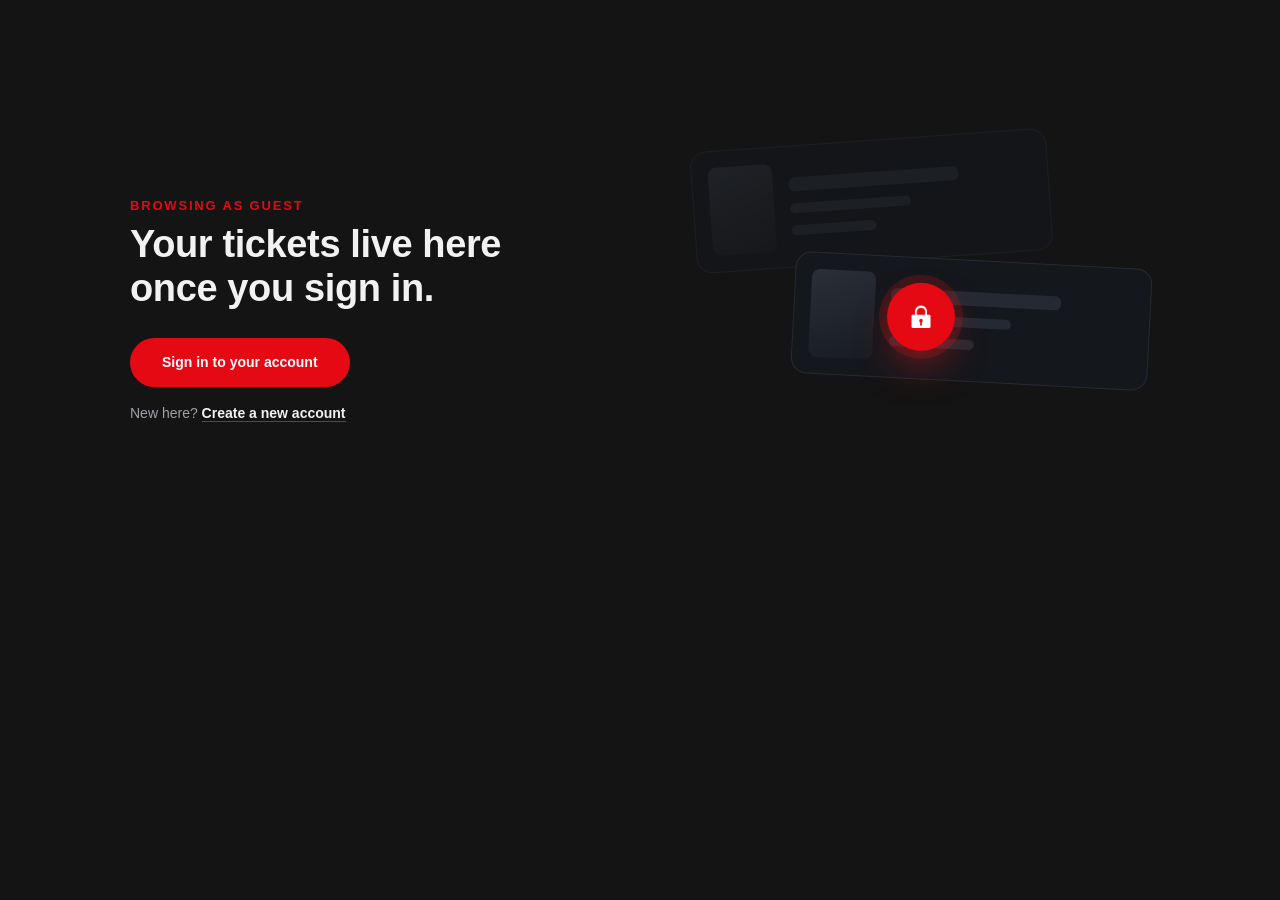
<file: html/account.html>
<!DOCTYPE html>
<html lang="en">
<head>
    <meta charset="UTF-8">
    <meta name="viewport" content="width=device-width, initial-scale=1.0">
    <title>My Account</title>
    <link rel="stylesheet" href="../css/account.css">
</head>
<body>
    <main class="account">
        <section class="user-side">
            <div class="page-head">
                <p class="title">Your Account</p>
            </div>

            <div class="layout">
                <aside class="profile-card">
                    <img src="../img/anonyuser.png"
                         class="avatar"
                         alt="Profile avatar">

                    <div class="details">
                        <div class="detail">
                            <span class="label">Username</span>
                            <p class="value" id="username">faker</p>
                        </div>

                        <div class="detail">
                            <span class="label">Email</span>
                            <p class="value" id="email">faker@example.com</p>
                        </div>

                        <div class="detail">
                            <span class="label">Tickets booked</span>
                            <p class="value" id="ticket-count">0</p>
                        </div>
                    </div>

                    <div class="profile-actions">
                        <a href="index.html" class="btn btn-home">
                            Back to Homepage
                        </a>

                        <button type="button"
                                class="btn btn-ghost"
                                id="edit-profile">
                            Edit profile
                        </button>

                        <button type="button"
                                class="btn btn-text"
                                id="signout">
                            Sign out
                        </button>
                    </div>
                </aside>

                <div class="tickets">
                    <h2 class="section-title">Booked Tickets</h2>
                    <ul class="ticket-list" id="booking-list"></ul>

                    <h2 class="section-title section-title-pre">
                        My Watchlist
                    </h2>
                    <ul class="ticket-list" id="watchlist"></ul>
                </div>
            </div>
        </section>

        <section class="guest-side">
            <div class="guest-layout">
                <div class="guest-info">
                    <p class="title">Browsing as guest</p>

                    <h1>
                        Your tickets live here <br>
                        once you sign in.
                    </h1>

                    <div class="guest-actions">
                        <a href="loginForm.html" class="btn btn-primary">
                            Sign in to your account
                        </a>

                        <p class="signup-line">
                            New here?
                            <a href="registerForm.html" class="link">
                                Create a new account
                            </a>
                        </p>
                    </div>
                </div>

                <div class="guest-masterpiece">
                    <div class="ghost-ticket ghost-ticket--1">
                        <div class="ghost-poster"></div>
                        <div class="ghost-lines">
                            <i></i><i></i><i></i>
                        </div>
                    </div>

                    <div class="ghost-ticket ghost-ticket--2">
                        <div class="ghost-poster"></div>
                        <div class="ghost-lines">
                            <i></i><i></i><i></i>
                        </div>
                    </div>

                    <div class="lock">
                        <img src="../img/locked.png" alt="">
                    </div>
                </div>
            </div>
        </section>
    </main>

    <!-- Edit Booking Modal -->
    <dialog class="edit-modal" id="edit-booking-modal">
        <form id="edit-booking-form">
            <p class="title">Manage your ticket</p>

            <h2>Edit Booking</h2>

            <p class="edit-movie-title" id="edit-movie-title"></p>

            <div class="form-group">
                <label for="edit-date">Booking date</label>
                <input type="date" id="edit-date" required>
            </div>

            <div class="form-group">
                <label for="edit-time">Showtime</label>
                <select id="edit-time" required>
                    <option value="10:00">10:00</option>
                    <option value="12:00">12:00</option>
                    <option value="14:00">14:00</option>
                    <option value="16:00">16:00</option>
                    <option value="18:00">18:00</option>
                    <option value="20:00">20:00</option>
                </select>
            </div>

            <div class="form-group">
                <label for="edit-quantity">Number of tickets</label>
                <input type="number"
                       id="edit-quantity"
                       min="1"
                       step="1"
                       required>
            </div>

            <div class="modal-actions">
                <button type="submit"
                        class="btn btn-primary"
                        id="save-booking">
                    Save Changes
                </button>

                <button type="button"
                        class="btn btn-ghost"
                        id="close-edit-modal">
                    Cancel
                </button>
            </div>
        </form>
    </dialog>

    <script type="module" src="../js/account.js"></script>
</body>
</html>
</file>
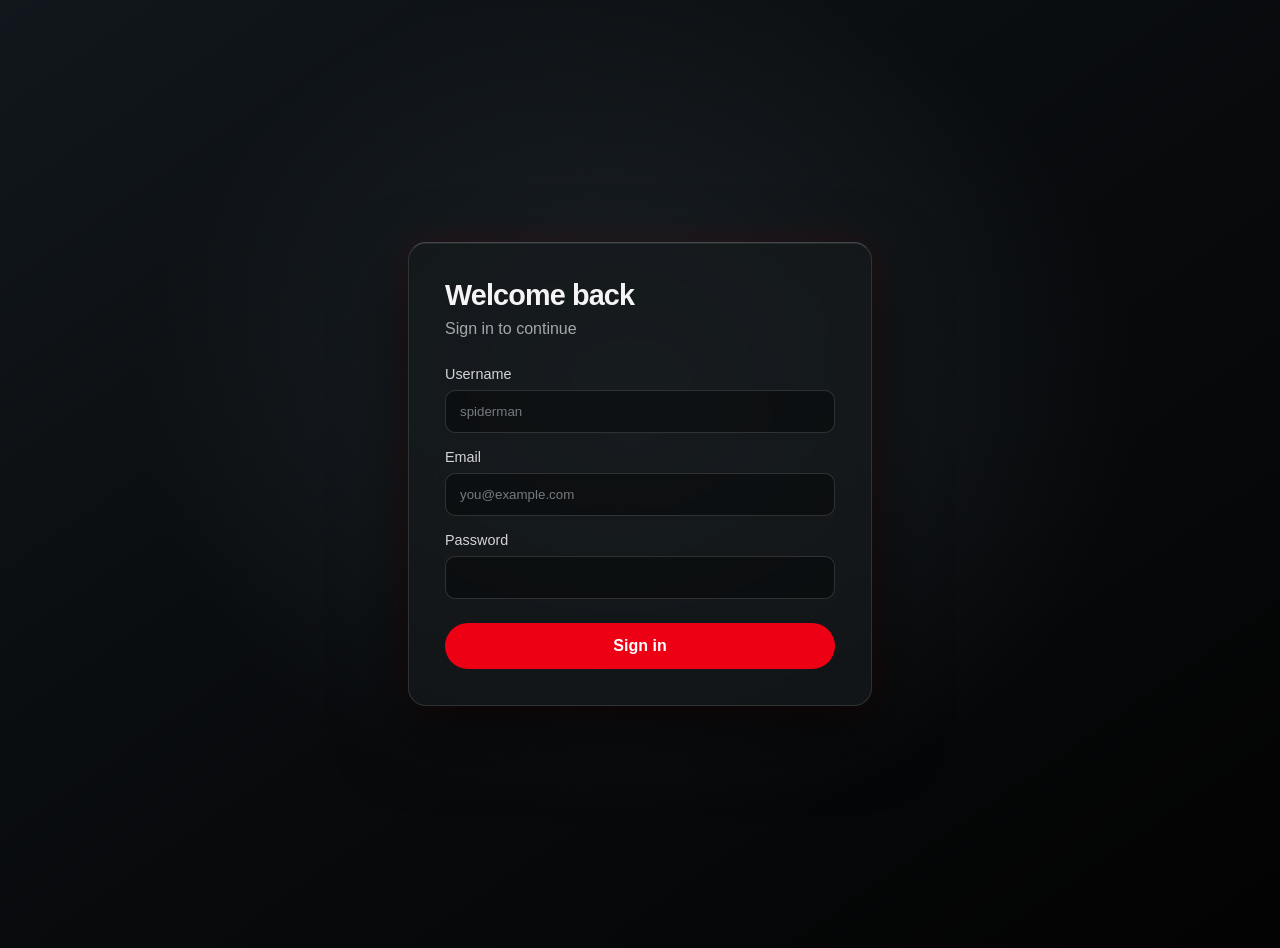
<file: html/loginForm.html>
<!DOCTYPE html>
<html lang="en">
<head>
    <meta charset="UTF-8">
    <meta name="viewport" content="width=device-width, initial-scale=1.0">
    <link rel="stylesheet" href="../css/form.css">
    <title>Login</title>
</head>
<body>
    <main class="page">
        <form class="glass-form" id="glass-form">
            <h1>Welcome back</h1>
            <p>Sign in to continue</p>

            <label for="username">Username</label>
            <input id="username" type="username" placeholder="spiderman" required>

            <label for="email">Email</label>
            <input id="email" type="email" placeholder="you@example.com" required>

            <label for="password">Password</label>
            <input id="password" type="password" required>

            <button type="submit">Sign in</button>
        </form>
    </main>





    <script type="module" src="../js/login.js"></script>
</body>
</html>
</file>
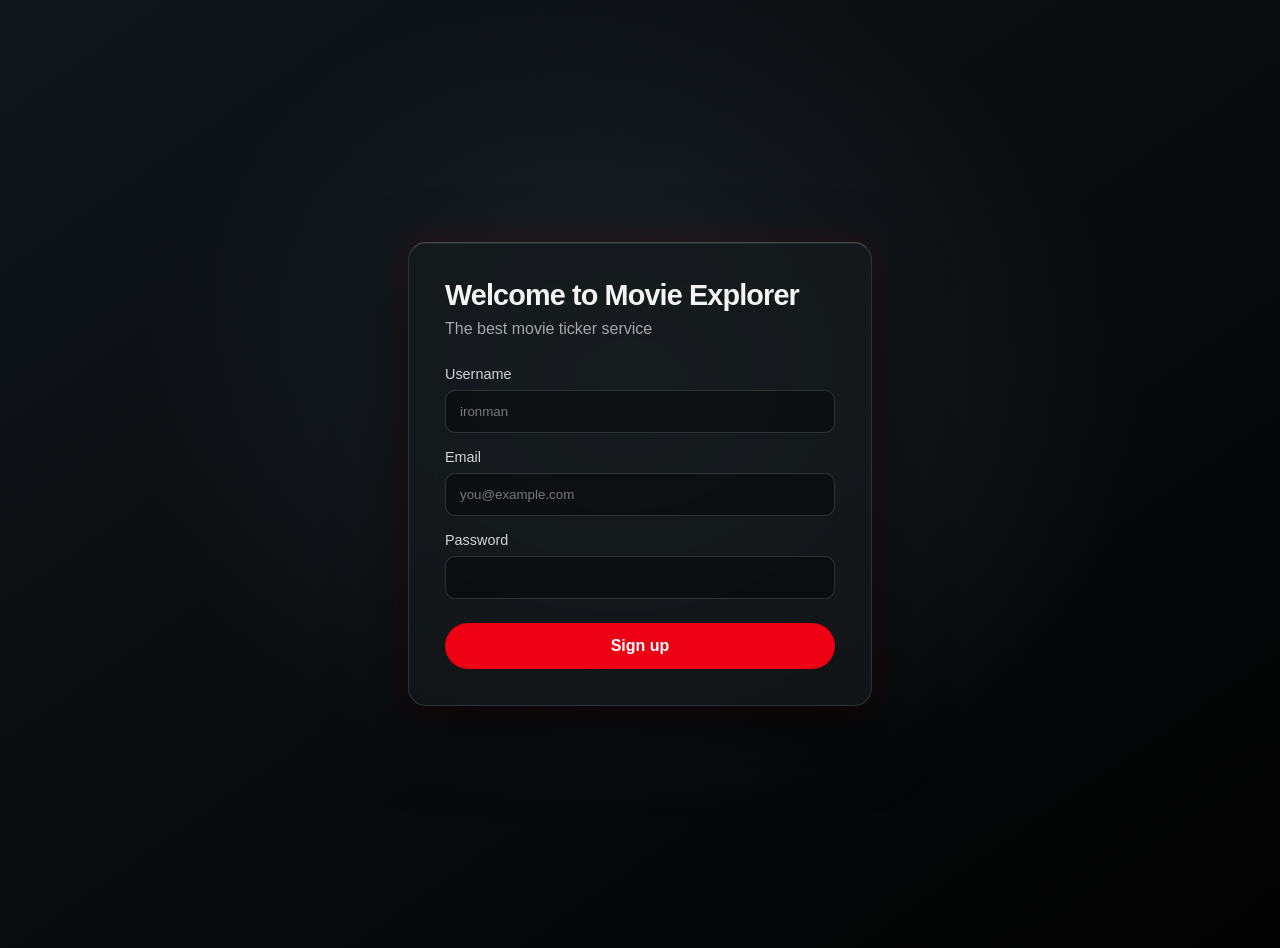
<file: html/registerForm.html>
<!DOCTYPE html>
<html lang="en">
<head>
    <meta charset="UTF-8">
    <meta name="viewport" content="width=device-width, initial-scale=1.0">
    <link rel="stylesheet" href="../css/form.css">
    <title>Register</title>
</head>
<body>
    <main class="page">
        <form class="glass-form" id="glass-form">
            <h1>Welcome to Movie Explorer</h1>
            <p>The best movie ticker service</p>

            <label for="username">Username</label>
            <input id="username" type="username" placeholder="ironman" required>

            <label for="email">Email</label>
            <input id="email" type="email" placeholder="you@example.com" required>

            <label for="password">Password</label>
            <input id="password" type="password" required>

            <button type="submit">Sign up</button>
        </form>
    </main>




    <script type="module" src="../js/register.js"></script>
</body>
</html>
</file>
<file: css/account.css>
:root {
    --bg: #141414;
    --bg-soft: #101317;
    --card: #14171c;
    --line: #262a31;
    --text: #f2f2f2;
    --muted: #a0a0a8;
    --red: #e50914;
    --red-dark: #c41212;
}

* {
    box-sizing: border-box;
    margin: 0;
    padding: 0;
}

body {
    background: var(--bg);
    color: var(--text);
    font-family: "Segoe UI", sans-serif;
    line-height: 1.5;
}

a {
    color: inherit;
    text-decoration: none;
}

ul {
    list-style: none;
}

h1 {
    font-size: 38px;
    line-height: 1.15;
    letter-spacing: -0.01em;
}

.account {
    max-width: 1100px;
    margin: 0 auto;
    padding: 40px;
}

.title {
    color: var(--red);
    font-size: 13px;
    font-weight: 600;
    letter-spacing: .14em;
    text-transform: uppercase;
    margin-bottom: 8px;
}

.page-head {
    margin-bottom: 36px;
}

.btn {
    display: inline-block;
    padding: 12px 24px;
    border: 0;
    border-radius: 999px;
    font: inherit;
    font-size: 14px;
    font-weight: 600;
    text-align: center;
    cursor: pointer;
    transition: background .2s, transform .15s;
}

.btn:active {
    transform: scale(.97);
}

.btn-primary {
    background: var(--red);
    color: #fff;
}

.btn-primary:hover {
    background: var(--red-dark);
}

.btn-ghost {
    background: #23272e;
    color: var(--text);
}

.btn-ghost:hover {
    background: #2d323a;
}

.btn-text {
    background: none;
    color: var(--muted);
    padding: 10px;
}

.btn-text:hover {
    color: var(--red);
}

.layout {
    display: grid;
    grid-template-columns: 300px 1fr;
    gap: 32px;
    align-items: start;
}

.profile-card {
    padding: 32px 26px 24px;
    background: var(--card);
    border: 1px solid var(--line);
    border-radius: 18px;
    box-shadow: 0 20px 50px -30px rgba(236, 26, 26, .35);
}

.avatar {
    width: 84px;
    height: 84px;
    margin-bottom: 26px;
    clip-path: circle(45%);
}

.detail {
    padding: 14px 0;
    border-top: 1px solid var(--line);
}

.label {
    display: block;
    color: var(--muted);
    font-size: 12px;
    letter-spacing: .08em;
    text-transform: uppercase;
    margin-bottom: 3px;
}

.value {
    font-size: 16px;
    font-weight: 500;
    word-break: break-all;
}

.profile-actions {
    display: flex;
    flex-direction: column;
    gap: 6px;
    margin-top: 18px;
}

.section-title {
    font-size: 20px;
    margin-bottom: 16px;
}

.section-title-pre {
    margin-top: 40px;
    color: var(--muted);
}

.ticket-list {
    display: flex;
    flex-direction: column;
    gap: 16px;
}

.empty {
    text-align: center;
    padding: 56px 20px;
    border: 1px dashed var(--line);
    border-radius: 18px;
    color: var(--muted);
}

.empty p {
    margin-bottom: 18px;
}

.ticket {
    display: grid;
    grid-template-columns: 92px 1fr auto;
    background: var(--card);
    border: 1px solid var(--line);
    border-radius: 16px;
    overflow: hidden;
}

.ticket--past {
    opacity: .55;
}

.ticket--past .poster {
    filter: grayscale(1);
}

.poster {
    min-height: 130px;
    background-size: cover;
    background-position: center;
}

.ticket-main {
    padding: 18px 22px;
}

.ticket-main h3 {
    font-size: 19px;
    margin-bottom: 6px;
}

.ticket-main p {
    font-size: 14px;
    color: var(--muted);
}

.ticket-main .when {
    color: var(--text);
    font-weight: 500;
}

.ticket-main .seats {
    margin-top: 6px;
}

.ticket-main strong {
    color: var(--text);
}

.ticket-stub {
    display: flex;
    flex-direction: column;
    align-items: center;
    justify-content: center;
    gap: 6px;
    min-width: 130px;
    padding: 16px 22px;
    border-left: 2px dashed var(--line);
    background: var(--bg-soft);
}

.stub-label {
    font-size: 11px;
    letter-spacing: .14em;
    text-transform: uppercase;
    color: var(--muted);
}

.code {
    font-family: "Courier New", monospace;
    font-size: 15px;
    font-weight: 700;
    letter-spacing: .06em;
}

.guest-layout {
    display: grid;
    grid-template-columns: 1.1fr 1fr;
    gap: 60px;
    align-items: center;
    min-height: 60vh;
}

.guest-info h1 {
    margin-bottom: 28px;
}

.guest-actions {
    display: flex;
    flex-direction: column;
    align-items: flex-start;
    gap: 16px;
}

.guest-actions .btn {
    padding: 14px 32px;
}

.signup-line {
    font-size: 14px;
    color: var(--muted);
}

.link {
    color: var(--text);
    font-weight: 600;
    border-bottom: 1px solid var(--red);
    transition: color .2s;
}

.link:hover {
    color: var(--red);
}

.guest-masterpiece {
    position: relative;
    height: 340px;
}

.ghost-ticket {
    position: absolute;
    width: 78%;
    display: flex;
    gap: 16px;
    padding: 16px;
    background: var(--card);
    border: 1px solid var(--line);
    border-radius: 16px;
}

.ghost-ticket--1 {
    top: 0;
    left: 0;
    transform: rotate(-4deg);
    opacity: .5;
}

.ghost-ticket--2 {
    top: 120px;
    right: 0;
    transform: rotate(3deg);
}

.ghost-poster {
    width: 64px;
    height: 88px;
    border-radius: 8px;
    background: linear-gradient(160deg, #2a2f38, #181b21);
    flex-shrink: 0;
}

.ghost-lines {
    flex: 1;
    display: flex;
    flex-direction: column;
    justify-content: center;
    gap: 12px;
}

.ghost-lines i {
    display: block;
    height: 10px;
    border-radius: 6px;
    background: #252a32;
}

.ghost-lines i:nth-child(1) {
    width: 70%;
    height: 14px;
}

.ghost-lines i:nth-child(2) {
    width: 50%;
}

.ghost-lines i:nth-child(3) {
    width: 35%;
}

.lock {
    position: absolute;
    left: 50%;
    top: 50%;
    transform: translate(-50%, -40%);
    display: grid;
    place-items: center;
    width: 68px;
    height: 68px;
    border-radius: 50%;
    background: var(--red);
    box-shadow: 0 0 0 8px rgba(236, 26, 26, .18),
                0 20px 40px -10px rgba(236, 26, 26, .6);
}

.lock img {
    width: 30px;
    height: 30px;
    object-fit: contain;
}

.btn-home {
    display: block;
    width: 100%;
    padding: 14px;
    background: #e50914;
    color: white;
    text-align: center;
    text-decoration: none;
    border-radius: 30px;
    font-weight: 600;
    margin-bottom: 12px;
    transition: 0.3s;
}

.btn-home:hover {
    background: #b20710;
}


/* =========================
   NEW: Edit Booking Button
   ========================= */

.btn-edit {
    background: var(--red);
    color: white;
}

.btn-edit:hover {
    background: var(--red-dark);
}

.ticket-stub .btn {
    width: 100%;
}

.btn:disabled {
    opacity: .5;
    cursor: not-allowed;
}


/* =========================
   NEW: Edit Booking Modal
   ========================= */

.edit-modal {
    position: fixed;
    inset: 0;
    margin: auto;
    width: min(440px, 90vw);
    max-height: 90vh;
    overflow-y: auto;
    padding: 30px;
    background: var(--card);
    color: var(--text);
    border: 1px solid var(--line);
    border-radius: 20px;
    box-shadow: 0 20px 60px rgba(0, 0, 0, .5);
}

.edit-modal::backdrop {
    background: rgba(0, 0, 0, .75);
    backdrop-filter: blur(5px);
}

.edit-modal h2 {
    font-size: 26px;
    margin-bottom: 8px;
}

.edit-movie-title {
    color: var(--muted);
    font-size: 15px;
    margin-bottom: 24px;
}

.form-group {
    display: flex;
    flex-direction: column;
    gap: 8px;
    margin-bottom: 18px;
}

.form-group label {
    font-size: 14px;
    font-weight: 500;
    color: var(--muted);
}

.form-group input,
.form-group select {
    width: 100%;
    padding: 12px 14px;
    background: var(--bg-soft);
    color: var(--text);
    border: 1px solid var(--line);
    border-radius: 10px;
    outline: none;
    font: inherit;
    color-scheme: dark;
}

.form-group input:focus,
.form-group select:focus {
    border-color: var(--red);
}

.modal-actions {
    display: flex;
    flex-direction: column;
    gap: 10px;
    margin-top: 26px;
}

.modal-actions .btn {
    width: 100%;
}
</file>
<file: css/form.css>
body {
	height: 100%;
	margin: 0;
	color: #f4f4f5;
	font-family: sans-serif;
	background:
		radial-gradient(ellipse at 50% 42%, rgba(51, 61, 70, 0.45), transparent 55%),
		linear-gradient(145deg, #11171c 0%, #080a0c 55%, #030303 100%);
}

.page {
	min-height: 100vh;
	display: grid;
	place-items: center;
	padding: 24px;
}

.glass-form {
	width: min(100%, 390px);
	padding: 36px;
	color: #f4f4f5;
	background: rgba(22, 25, 29, 0.72);
	border: 1px solid rgba(255, 255, 255, 0.12);
	border-top-color: rgba(255, 255, 255, 0.2);
	border-radius: 18px;
	backdrop-filter: blur(18px);
	box-shadow:
		0 28px 70px rgba(0, 0, 0, 0.65),
		0 0 35px rgba(229, 0, 20, 0.12),
		inset 0 1px rgba(255, 255, 255, 0.08);
}

.glass-form h1 {
	margin: 0 0 8px;	
	font-size: 1.8rem;
	letter-spacing: -0.03em;
}

.glass-form p {
	margin: 0 0 28px;
	color: #a5a7ab;
}

.glass-form label {
	display: block;
	margin: 16px 0 8px;
	color: #d4d4d8;
	font-size: 0.9rem;
}

.glass-form input {
	width: 100%;
	box-sizing: border-box;
	padding: 13px 14px;
	color: #f4f4f5;
	background: rgba(0, 0, 0, 0.38);
	border: 1px solid rgba(255, 255, 255, 0.14);
	border-radius: 10px;
	outline: none;
}

.glass-form input::placeholder {
	color: #777a80;
}

.glass-form input:focus {
	border-color: #ed0014;
	box-shadow: 0 0 0 3px rgba(237, 0, 20, 0.16);
}

.glass-form button {
	width: 100%;
	margin-top: 24px;
	padding: 14px;
	color: #fff;
	background: #ed0014;
	border: 0;
	border-radius: 999px;
	font: inherit;
	font-weight: 700;
	cursor: pointer;
	transition: background 160ms ease, transform 160ms ease;
}

.glass-form button:hover {
	background: #c90012;
	transform: translateY(-1px);
}
</file>
